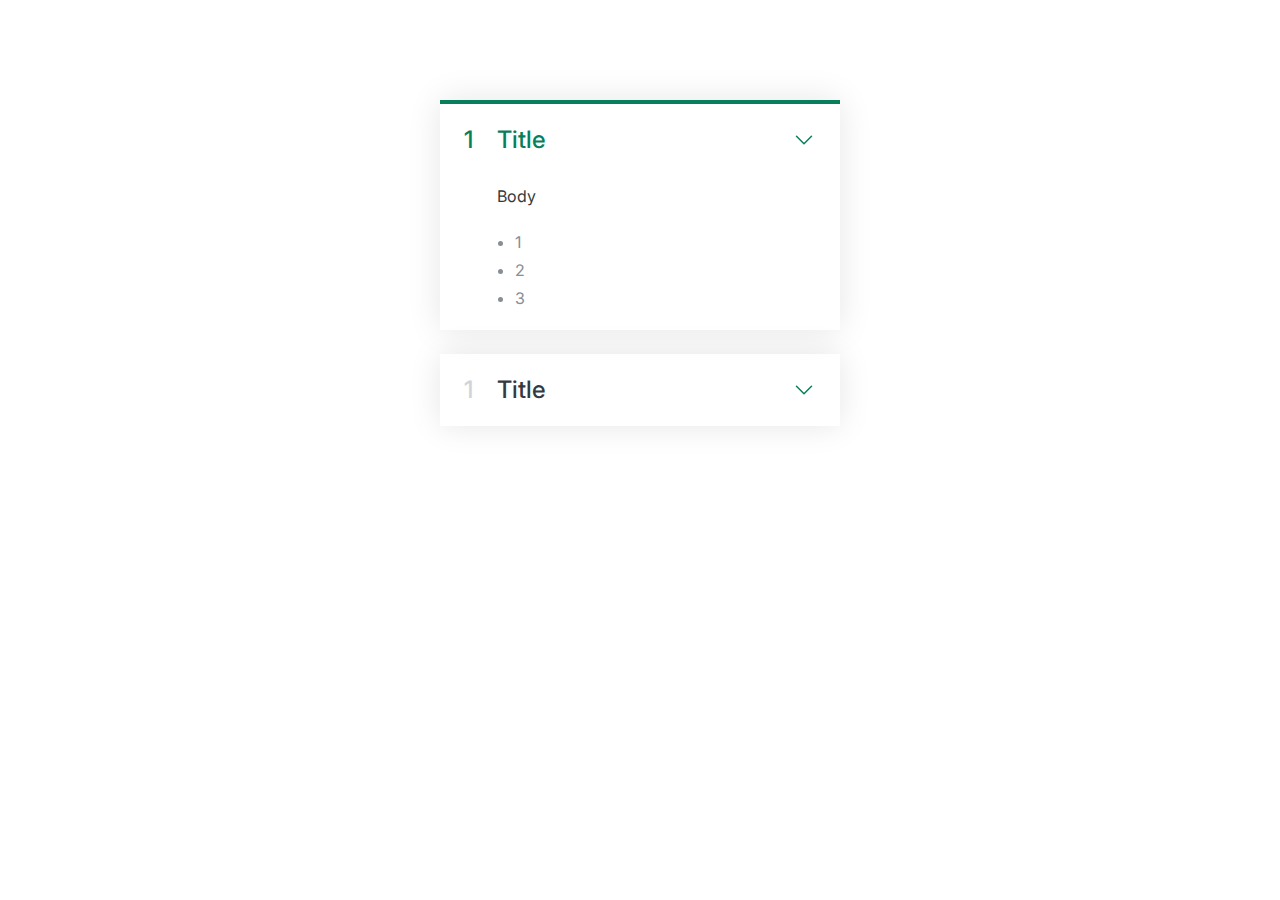
<file: accordion/index.html>
<!DOCTYPE html>
<html lang="en">
<head>
    <meta charset="UTF-8">
    <meta name="viewport" content="width=device-width, initial-scale=1.0">
    <link rel="preconnect" href="https://fonts.googleapis.com">
    <link rel="preconnect" href="https://fonts.gstatic.com" crossorigin>
    <link href="https://fonts.googleapis.com/css2?family=Inter:ital,opsz,wght@0,14..32,100..900;1,14..32,100..900&display=swap" rel="stylesheet">
    <link rel="stylesheet" href="style.css">
    <title>Accordion</title>
</head>
<body>
    <div class="accordion">
        <div class="content open">
            <p class="number">1</p>
            <p class="text">Title</p>
            <svg xmlns="http://www.w3.org/2000/svg" fill="none" viewBox="0 0 24 24" stroke-width="1.5" stroke="currentColor" class="icon">
                <path stroke-linecap="round" stroke-linejoin="round" d="m19.5 8.25-7.5 7.5-7.5-7.5" />
            </svg>
            <div class="hidden-box">
                <p>Body</p>
                <ul>
                    <li>1</li>
                    <li>2</li>
                    <li>3</li>
                </ul>
            </div>
        </div>
        <div class="content">
            <p class="number">1</p>
            <p class="text">Title</p>
            <svg xmlns="http://www.w3.org/2000/svg" fill="none" viewBox="0 0 24 24" stroke-width="1.5" stroke="currentColor" class="icon">
                <path stroke-linecap="round" stroke-linejoin="round" d="m19.5 8.25-7.5 7.5-7.5-7.5" />
            </svg>
            <div class="hidden-box">
                <p>Body</p>
                <ul>
                    <li>1</li>
                    <li>2</li>
                    <li>3</li>
                </ul>
            </div>
        </div>
    </div>
</body>
</html>
</file>
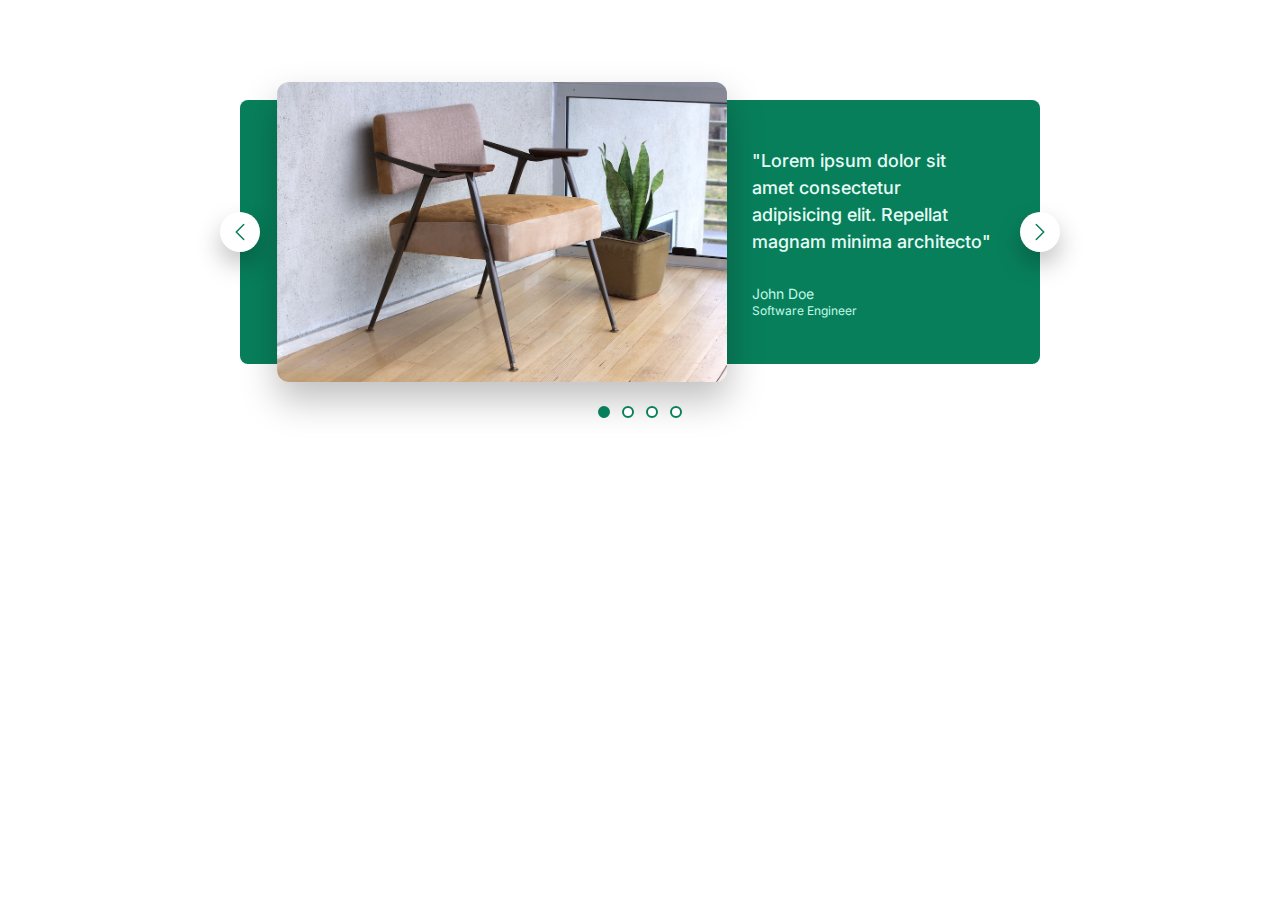
<file: carousel/index.html>
<!DOCTYPE html>
<html lang="en">
<head>
    <meta charset="UTF-8">
    <meta name="viewport" content="width=device-width, initial-scale=1.0">
    <link rel="preconnect" href="https://fonts.googleapis.com">
    <link rel="preconnect" href="https://fonts.gstatic.com" crossorigin>
    <link href="https://fonts.googleapis.com/css2?family=Inter:ital,opsz,wght@0,14..32,100..900;1,14..32,100..900&display=swap" rel="stylesheet">
    <link rel="stylesheet" href="style.css">
    <title>Carousel</title>
</head>
<body>
    <div class="carousel">
        <img src="./images/chair-1.jpg" alt="Chair 1">
        <blockquote class="testimonial">
            <p class="testimonial-text">
                "Lorem ipsum dolor sit amet consectetur adipisicing elit. Repellat magnam minima architecto"
            </p>
            <p class="testimonial-author">John Doe</p>
            <p class="testimonial-job">Software Engineer</p>
        </blockquote>
        <button class="btn btn-left">
            <svg xmlns="http://www.w3.org/2000/svg" fill="none" viewBox="0 0 24 24" stroke-width="1.5" stroke="currentColor" class="btn-icon">
                <path stroke-linecap="round" stroke-linejoin="round" d="M15.75 19.5 8.25 12l7.5-7.5" />
              </svg>              
        </button>
        <button class="btn btn-right">
            <svg xmlns="http://www.w3.org/2000/svg" fill="none" viewBox="0 0 24 24" stroke-width="1.5" stroke="currentColor" class="btn-icon">
                <path stroke-linecap="round" stroke-linejoin="round" d="m8.25 4.5 7.5 7.5-7.5 7.5" />
              </svg>
              
        </button>
        <div class="progress">
            <button class="step step-fill">&nbsp;</button>
            <button class="step">&nbsp;</button>
            <button class="step">&nbsp;</button>
            <button class="step">&nbsp;</button>
        </div>
    </div>
</body>
</html>
</file>
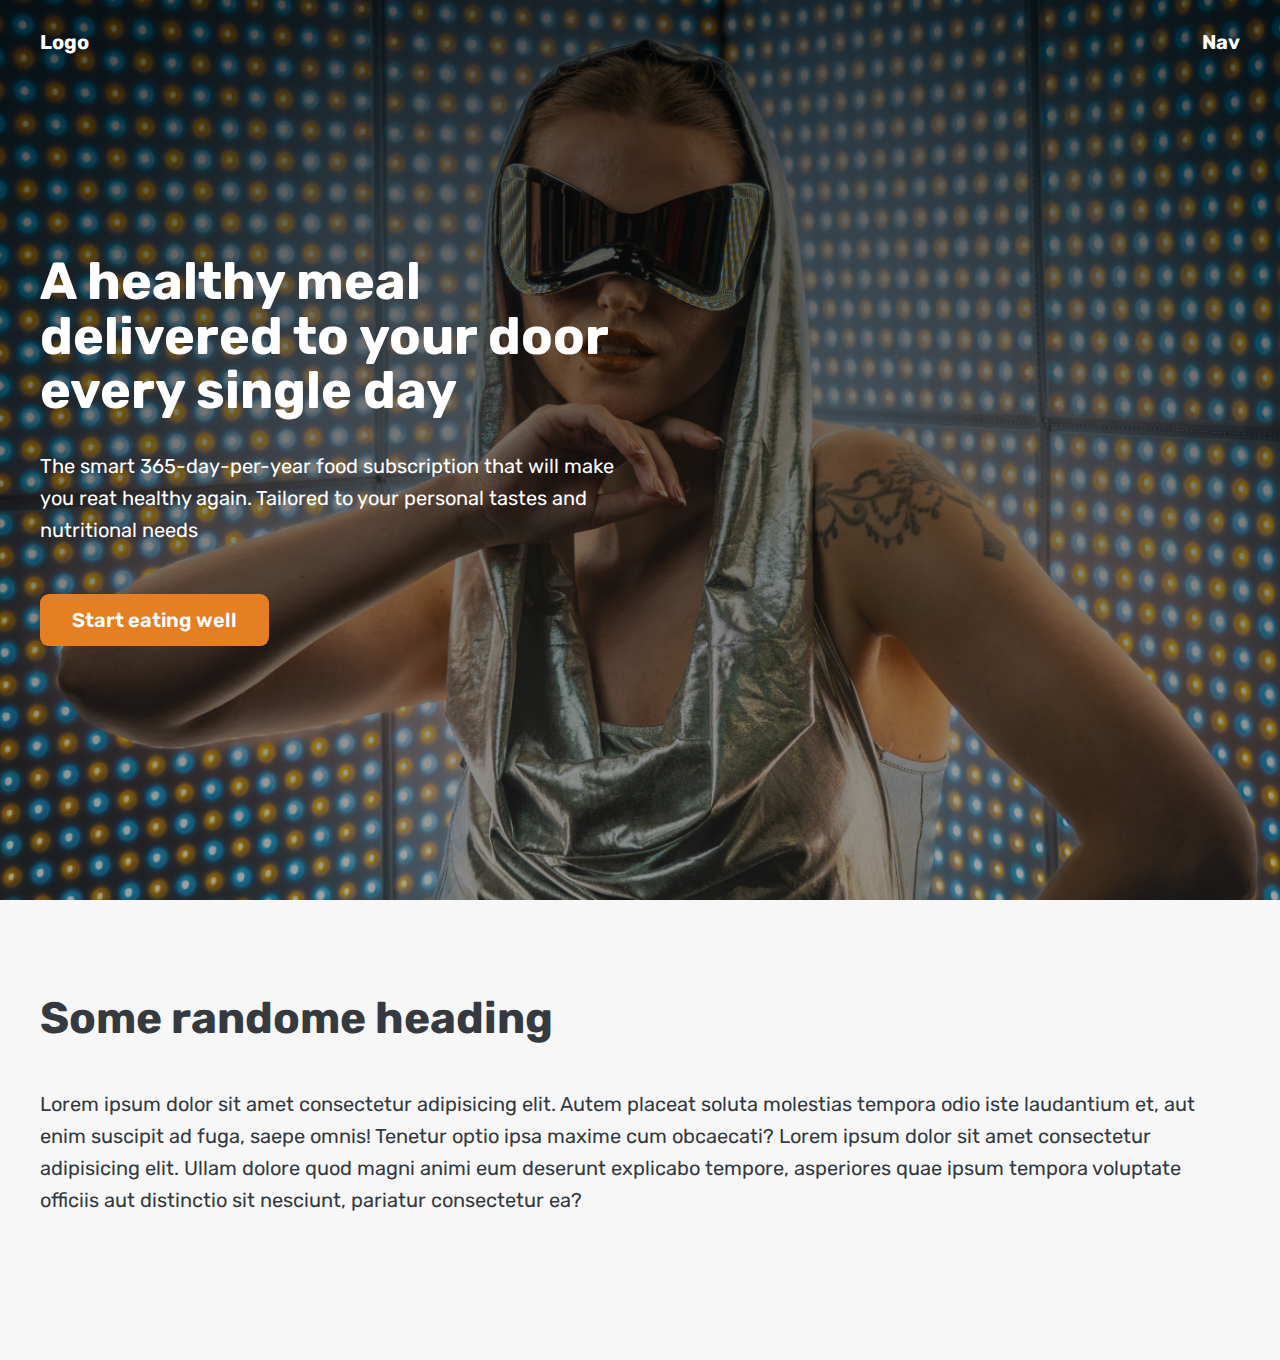
<file: hero/index.html>
<!DOCTYPE html>
<html lang="en">
<head>
    <meta charset="UTF-8">
    <meta name="viewport" content="width=device-width, initial-scale=1.0">
    <link rel="preconnect" href="https://fonts.googleapis.com">
    <link rel="preconnect" href="https://fonts.gstatic.com" crossorigin>
    <link href="https://fonts.googleapis.com/css2?family=Inter:ital,opsz,wght@0,14..32,100..900;1,14..32,100..900&family=Rubik:ital,wght@0,300..900;1,300..900&display=swap" rel="stylesheet">
    <link rel="stylesheet" href="style.css">
    <title>Hero</title>
</head>
<body>
    <header>
        <nav class="container">
            <div>Logo</div>
            <div>Nav</div>
        </nav>
        <div class="header-container">
            <div class="header-container-inner">
                <h1>A healthy meal delivered to your door every single day</h1>
                <p>The smart 365-day-per-year food subscription that will make you reat healthy again. Tailored to your personal tastes and nutritional needs</p>
                <a href="#" class="btn">Start eating well</a>
            </div>
        </div>
    </header>
    <section>
        <div  class="container">
            <h2>Some randome heading</h2>
            <p>Lorem ipsum dolor sit amet consectetur adipisicing elit. Autem placeat soluta molestias tempora odio iste laudantium et, aut enim suscipit ad fuga, saepe omnis! Tenetur optio ipsa maxime cum obcaecati? Lorem ipsum dolor sit amet consectetur adipisicing elit. Ullam dolore quod magni animi eum deserunt explicabo tempore, asperiores quae ipsum tempora voluptate officiis aut distinctio sit nesciunt, pariatur consectetur ea?</p>
        </div>
    </section>
</body>
</html>
</file>
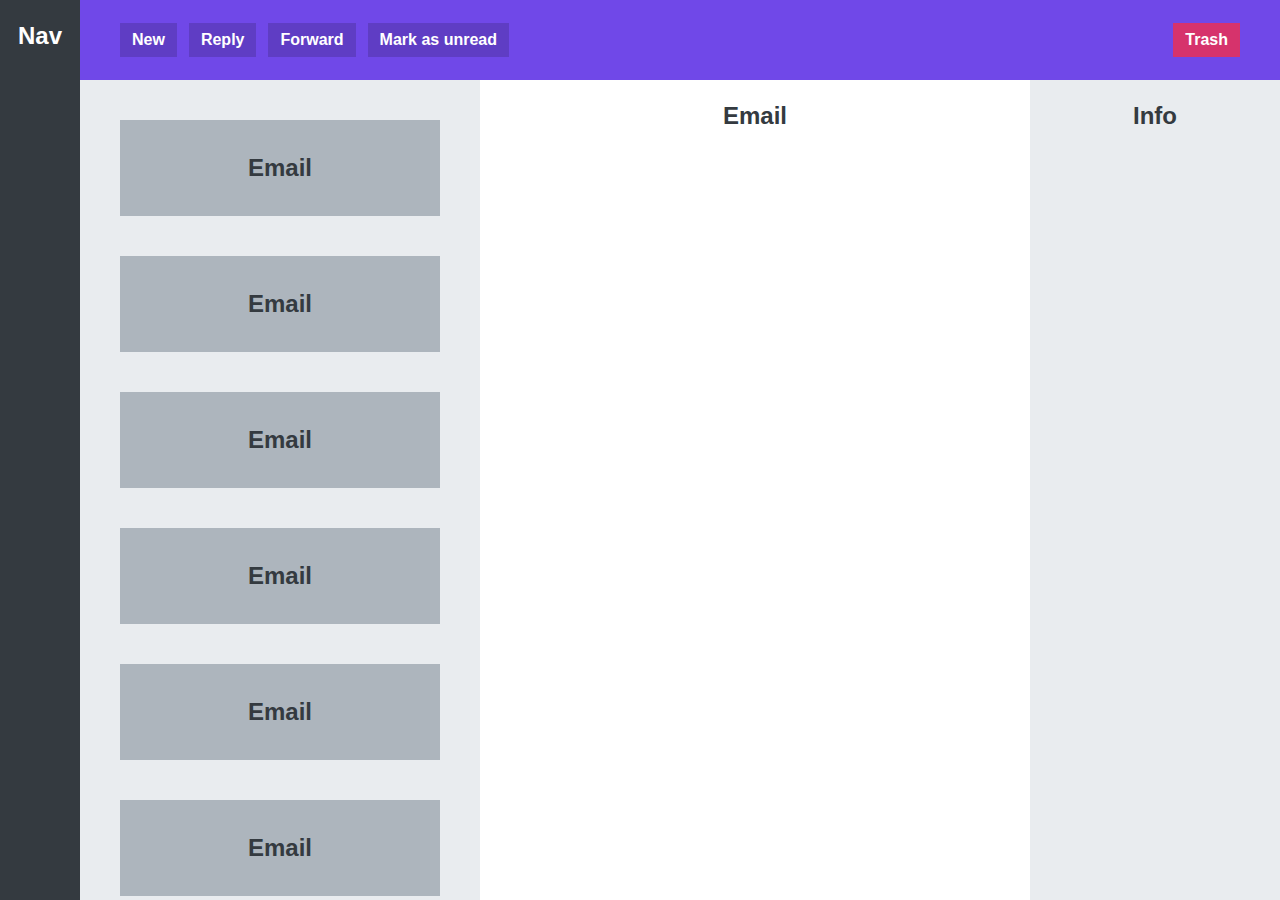
<file: layout/index.html>
<!DOCTYPE html>
<html lang="en">
<head>
    <meta charset="UTF-8">
    <meta name="viewport" content="width=device-width, initial-scale=1.0">
    <link rel="stylesheet" href="style.css">
    <title>Layout</title>
</head>
<body>
    <nav>Nav</nav>
    <menu>
        <button>New</button>
        <button>Reply</button>
        <button>Forward</button>
        <button>Mark as unread</button>
        <button>Trash</button>
    </menu>
    <section>
        <div class="email">Email</div>
        <div class="email">Email</div>
        <div class="email">Email</div>
        <div class="email">Email</div>
        <div class="email">Email</div>
        <div class="email">Email</div>
        <div class="email">Email</div>
        <div class="email">Email</div>
        <div class="email">Email</div>
        <div class="email">Email</div>
        <div class="email">Email</div>
    </section>
    <main>Email</main>
    <aside>Info</aside>
</body>
</html>
</file>
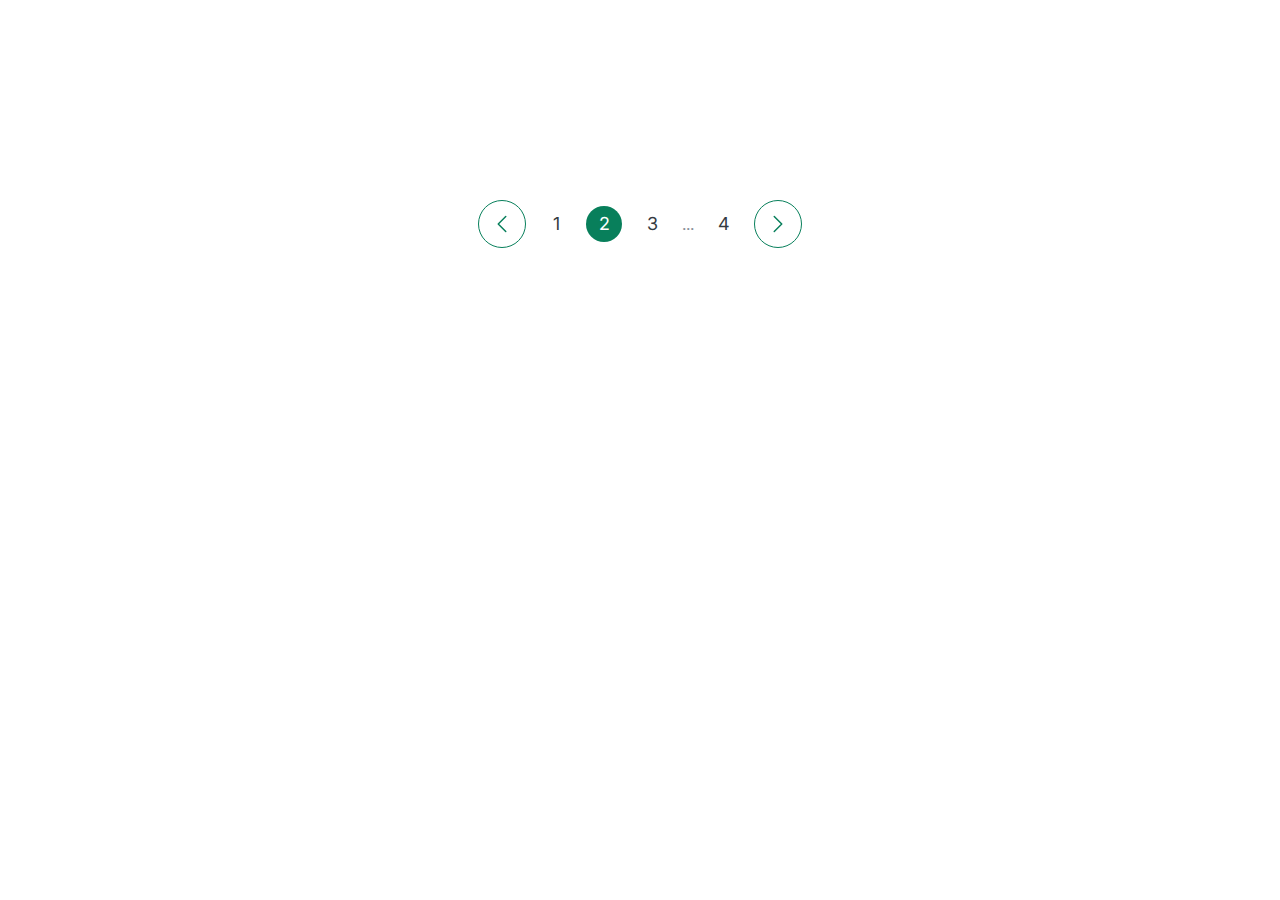
<file: pagination/index.html>
<!DOCTYPE html>
<html lang="en">
<head>
    <meta charset="UTF-8">
    <meta name="viewport" content="width=device-width, initial-scale=1.0">
    <link rel="preconnect" href="https://fonts.googleapis.com">
    <link rel="preconnect" href="https://fonts.gstatic.com" crossorigin>
    <link href="https://fonts.googleapis.com/css2?family=Inter:ital,opsz,wght@0,14..32,100..900;1,14..32,100..900&display=swap" rel="stylesheet">
    <link rel="stylesheet" href="style.css">
    <title>Pagination</title>
</head>
<body>
    <div class="pagination">
        <button class="btn btn-left">
            <svg xmlns="http://www.w3.org/2000/svg" fill="none" viewBox="0 0 24 24" stroke-width="1.5" stroke="currentColor" class="btn-icon">
                <path stroke-linecap="round" stroke-linejoin="round" d="M15.75 19.5 8.25 12l7.5-7.5" />
              </svg>              
        </button>
        <a href="#" class="page-link">1</a>
        <a href="#" class="page-link page-link-current">2</a>
        <a href="#" class="page-link">3</a>
        <span class="dots">...</span>
        <a href="#" class="page-link">4</a>
        <button class="btn btn-right">
            <svg xmlns="http://www.w3.org/2000/svg" fill="none" viewBox="0 0 24 24" stroke-width="1.5" stroke="currentColor" class="btn-icon">
                <path stroke-linecap="round" stroke-linejoin="round" d="m8.25 4.5 7.5 7.5-7.5 7.5" />
              </svg>
              
        </button>
    </div>
</body>
</html>
</file>
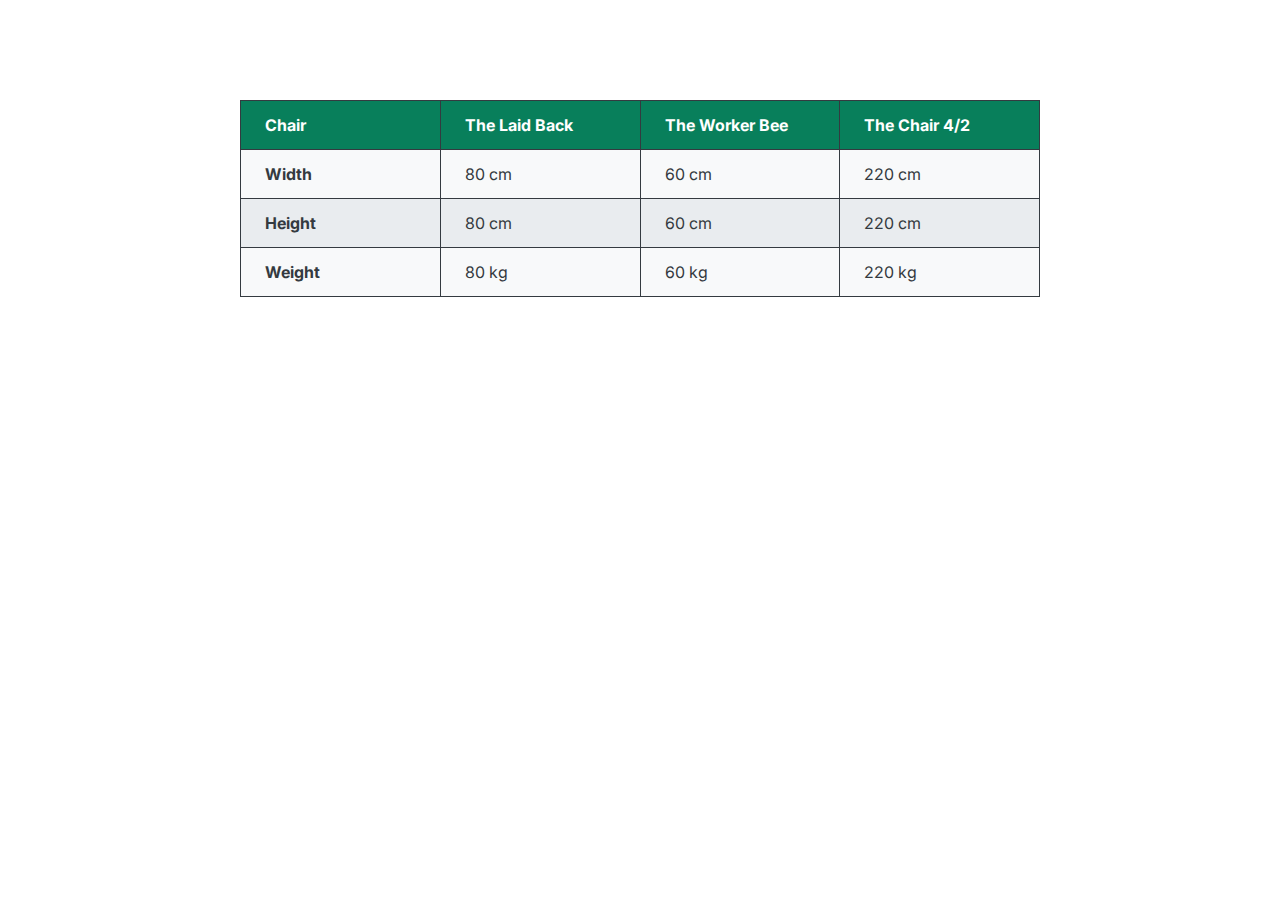
<file: table/index.html>
<!DOCTYPE html>
<html lang="en">
<head>
    <meta charset="UTF-8">
    <meta name="viewport" content="width=device-width, initial-scale=1.0">
    <link rel="preconnect" href="https://fonts.googleapis.com">
    <link rel="preconnect" href="https://fonts.gstatic.com" crossorigin>
    <link href="https://fonts.googleapis.com/css2?family=Inter:ital,opsz,wght@0,14..32,100..900;1,14..32,100..900&display=swap" rel="stylesheet">
    <link rel="stylesheet" href="style.css">
    <title>Table</title>
</head>
<body>
    <table>
        <thead>
            <tr>
                <th>Chair</td>
                <th>The Laid Back</td>
                <th>The Worker Bee</td>
                <th>The Chair 4/2</td>
            </tr>
        </thead>
        <tbody>
            <tr>
                <th>Width</td>
                <td>80 cm</td>
                <td>60 cm</td>
                <td>220 cm</td>
            </tr>
            <tr>
                <th>Height</td>
                <td>80 cm</td>
                <td>60 cm</td>
                <td>220 cm</td>
            </tr>
            <tr>
                <th>Weight</td>
                <td>80 kg</td>
                <td>60 kg</td>
                <td>220 kg</td>
            </tr>
        </tbody>
    </table>
</body>
</html>
</file>
<file: accordion/style.css>
* {
    margin: 0;
    padding: 0;
    box-sizing: border-box;
}

body {
    font-family: "Inter", sans-serif;
    color: #343a40;
    line-height: 1;
}

.accordion {
    width: 400px;
    margin: 100px auto;
    display: flex;
    flex-direction: column;
    gap: 24px;
}

.content {
    box-shadow: 0 0 32px rgba(0, 0, 0, 0.1);
    padding: 24px;

    display: grid;
    grid-template-columns: auto 1fr auto;
    column-gap: 24px;
    row-gap: 32px;
    align-items: center;
}

.icon {
    width: 24px;
    height: 24px;
    stroke: #087f5b;
    cursor: pointer;
}

.number, 
.text {
    font-size: 24px;
    font-weight: 500;
    /* color: #087f5b; */
}

.open {
    border-top: 4px solid #087f5b;
}

.open .hidden-box {
    display: block;
}

.open .number, 
.open .text {
    font-size: 24px;
    font-weight: 500;
    color: #087f5b;
}

.number {
    color: #ced4da;
}

.hidden-box {
    grid-column: 2;
    display: none;
}

.hidden-box p {
    line-height: 1.6;
    margin-bottom: 24px;
}

.hidden-box ul {
    color: #868e96;
    margin-left: 18px;

    display: flex;
    flex-direction: column;
    gap: 12px;
}
</file>
<file: carousel/style.css>
* {
    margin: 0;
    padding: 0;
    box-sizing: border-box;
}

body {
    font-family: "Inter", sans-serif;
    color: #343a40;
    line-height: 1;
}

img {
    border-radius: 8px;
    height: 200px;
    transform: scale(1.5);
    box-shadow: 0 12px 24px rgba(0, 0, 0, 25%);
}

.btn {
    background-color: #fff;
    border: none;
    height: 40px;
    width: 40px;
    border-radius: 50%;
    box-shadow: 0 12px 24px rgba(0, 0, 0, 25%);
    cursor: pointer;

    position: absolute;

    display: flex;
    align-items: center;
    justify-content: center;
}

.btn-icon {
    height: 24px;
    width: 24px;
    stroke: #087f5b
}

.btn-left {
    left: 0;
    top: 50%;
    transform: translate(-50%, -50%);
}

.btn-right {
    right: 0;
    top: 50%;
    transform: translate(50%, -50%);
}

.carousel {
    position: relative;
    padding: 32px 48px 32px 112px;
    background-color: #087f5b;
    width: 800px;
    margin: 100px auto;
    border-radius: 8px;
    color: #fff;

    display: flex;
    align-items: center;
    gap: 100px;
}

.testimonial-text {
    font-size: 18px;
    line-height: 1.5;
    font-weight: 500;
    margin-bottom: 32px;
    color: #e6fcf5;
}

.testimonial-author {
    font-size: 14px;
    margin-bottom: 4px;
    color: #c3fae8;
}

.testimonial-job {
    font-size: 12px;
    color: #c3fae8;
}

.progress {
    position: absolute;
    left: 50%;
    bottom: 0;
    transform: translate(-50%, 54px);
    display: flex;
    gap: 12px;
}

.step {
    height: 12px;
    width: 12px;
    border-radius: 50%;
    border: 2px solid #087f5b;
    background-color: #fff;
    cursor: pointer;
}

.step-fill {
    background-color: #087f5b;
}
</file>
<file: hero/style.css>
html {
    font-family: "Rubik", sans-serif;
    color: #444;
}

* {
    margin: 0;
    padding: 0;
    box-sizing: border-box;
}

body {
    color: #343a40;
    line-height: 1;
}

.container {
    width: 1200px;
    margin: 0 auto;
}


nav {
    padding-top: 32px;
    font-size: 20px;
    font-weight: 700;
    display: flex;
    justify-content: space-between;
}

header {
    height: 100vh;
    position: relative;
    background-image: linear-gradient(rgba(0, 0, 0, 0.7), rgba(51, 50, 50, 0.452)), url(hero.jpg);
    background-size: cover;
    color: #fff;
}

.header-container {
    position: absolute;
    left: 50%;
    top: 50%;
    transform: translate(-50%, -50%);
    width: 1200px;
}

.header-container-inner {
    width: 50%;
}

h1 {
    font-size: 52px;
    margin-bottom: 32px;
    line-height: 1.05;
}

p {
    font-size: 20px;
    line-height: 1.6;
    margin-bottom: 48px;
}

.btn:link,
.btn:visited {
    font-size: 20px;
    font-weight: 600;
    background-color: #e67e22;
    color: #fff;
    text-decoration: none;
    display: inline-block;
    padding: 16px 32px;
    border-radius: 9px;
}

h2 {
    font-size: 44px;
    margin-bottom: 48px;
}

section {
    padding: 96px 0;
    background-color: #f7f7f7;
}
</file>
<file: layout/style.css>
* {
    margin: 0;
    padding: 0;
    box-sizing: border-box;
}

nav,
section,
main,
aside {
    padding-top: 24px;
}

body {
    font-family: sans-serif;
    font-size: 24px;
    color: #343a40;
    line-height: 1;
    height: 100vh;
    display: grid;
    grid-template-columns: 80px 400px 1fr 250px;
    grid-template-rows: 80px 1fr;
    text-align: center;
    font-weight: bold;
}

nav {
    background-color: #343a40;
    color: #fff;
    grid-row: 1 / -1;
}


section {
    background-color: #e9ecef;
    padding: 40px;
    display: flex;
    gap: 40px;
    flex-direction: column;
    overflow: scroll;
}

aside {
    background-color: #e9ecef;
}

menu {
    background-color: #7048e8;
    grid-column: 2 / -1;
    display: flex;
    align-items: center;
    gap: 12px;
    padding: 0 40px;
}


button {
    display: inline-block;
    font-weight: bold;
    font-size: 16px;
    background-color: #5f3dc4;
    border: none;
    cursor: pointer;
    color: #fff;
    padding: 8px 12px;
}

button:last-child {
    background-color: #d6336c;
    margin-left: auto;
}

.email {
    background-color: #adb5bd;
    height: 96px;
    display: flex;
    flex-shrink: 0;
    align-items: center;
    justify-content: center;
}
</file>
<file: pagination/style.css>
* {
    margin: 0;
    padding: 0;
    box-sizing: border-box;
}

body {
    font-family: "Inter", sans-serif;
    color: #343a40;
    line-height: 1;
    display: flex;
    justify-content: center;
}

.pagination {
    display: flex;
    align-items: center;
    gap: 12px;
    margin-top: 200px;
}

.btn {
    height: 48px;
    width: 48px; 
    border-radius: 50%;
    border: 1px solid #087f5b;
    background: none;
    display: flex;
    align-items: center;
    justify-content: center;
    cursor: pointer;
}

.btn:hover {
    background-color: #087f5b;
}

.btn-icon {
    height: 24px;
    width: 24px;
    stroke: #087f5b;
}

.btn:hover .btn-icon {
    stroke: #fff;
}

.page-link:link,
.page-link:visited {
    font-size: 18px;
    color: #343a40;
    text-decoration: none;
    display: inline-block;
    height: 36px;
    width: 36px;
    border-radius: 50%;
    display: flex;
    align-items: center;
    justify-content: center;
}

.page-link:hover,
.page-link:active,
.page-link.page-link-current {
    background-color: #087f5b;
    color: #fff;
}

.dots {
    color: #868e96;
}
</file>
<file: table/style.css>
* {
    margin: 0;
    padding: 0;
    box-sizing: border-box;
}

body {
    font-family: "Inter", sans-serif;
    color: #343a40;
    line-height: 1;
}

table {
    width: 800px;
    margin: 100px auto;
    border: 1px solid #343a40;
    border-collapse: collapse;
}

th,
td {
    border: 1px solid #343a40;
    padding: 16px 24px;
    text-align: left;
}

thead tr {
    background-color: #087f5b;
    color: #fff;
}

thead th {

    width: 25%;
}

tbody tr:nth-child(odd) {
    background-color: #f8f9fa;
}

tbody tr:nth-child(even) {
    background-color: #e9ecef;
}
</file>
